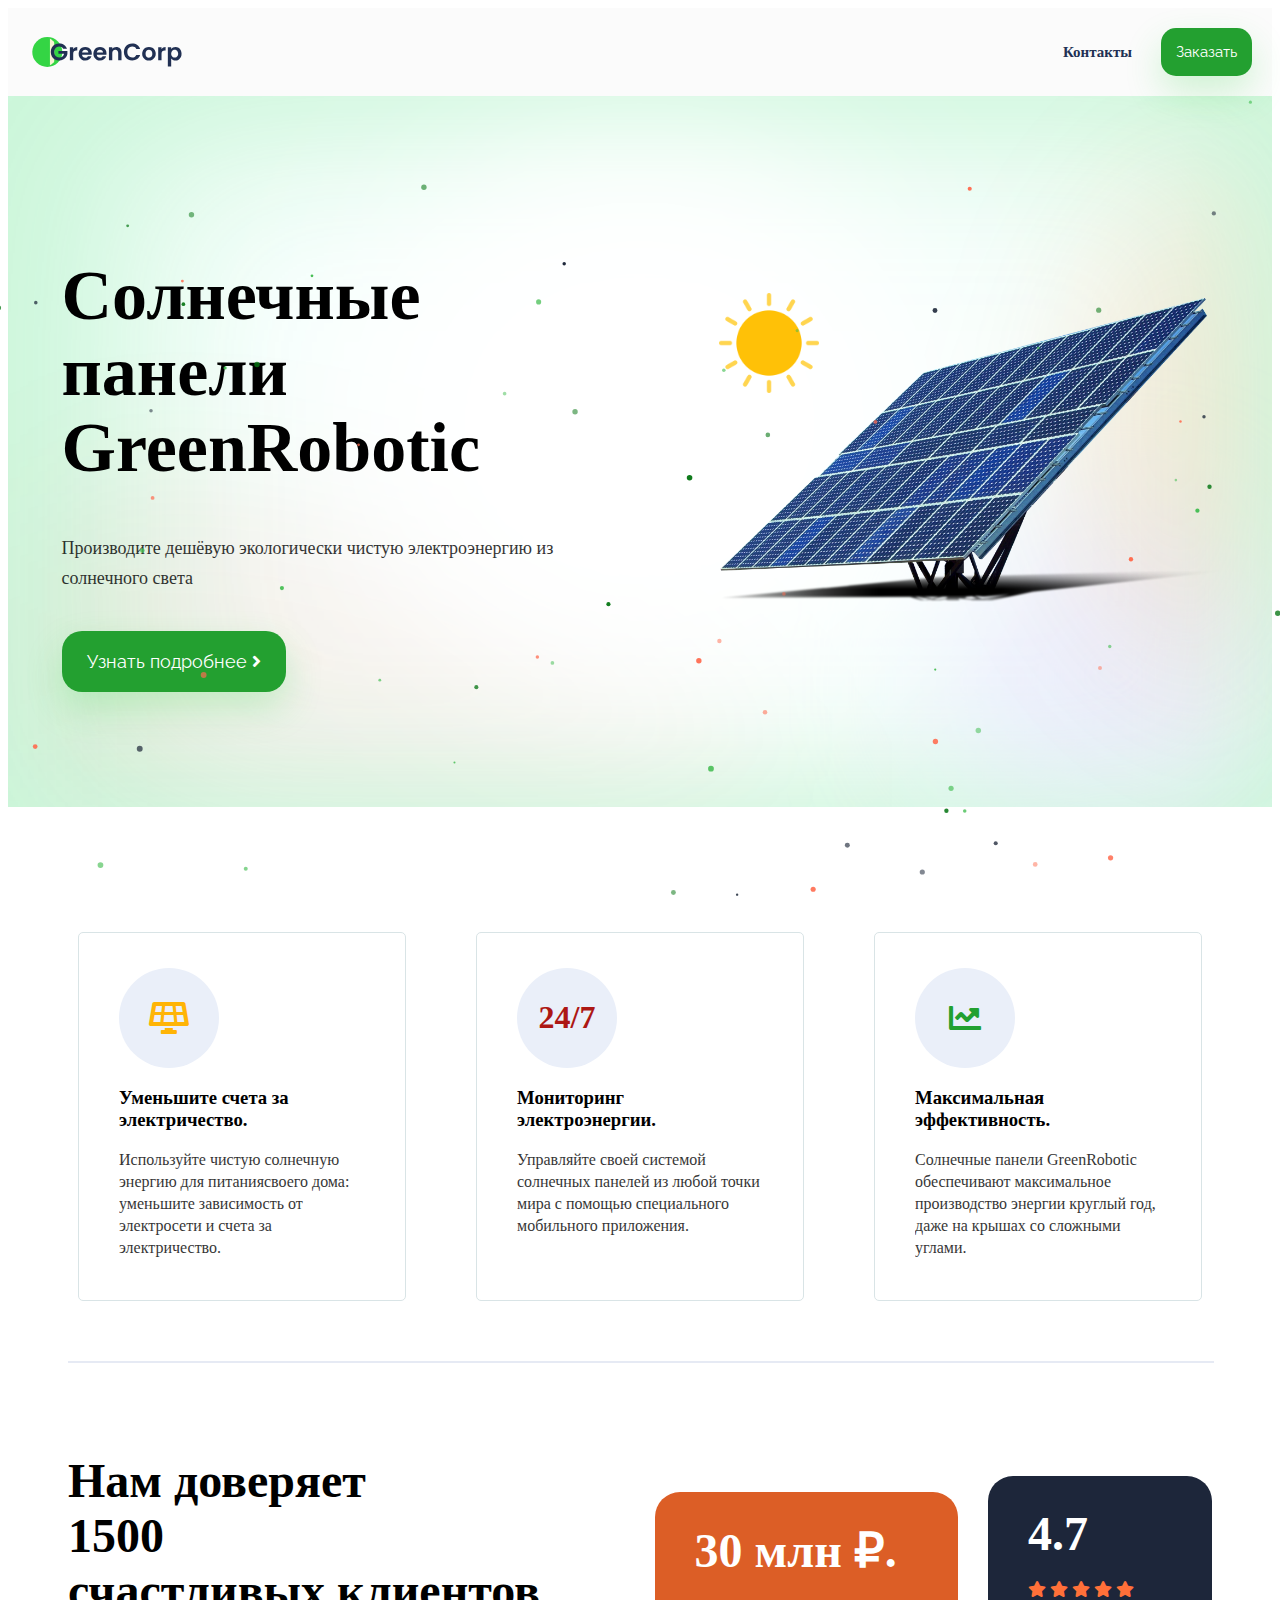
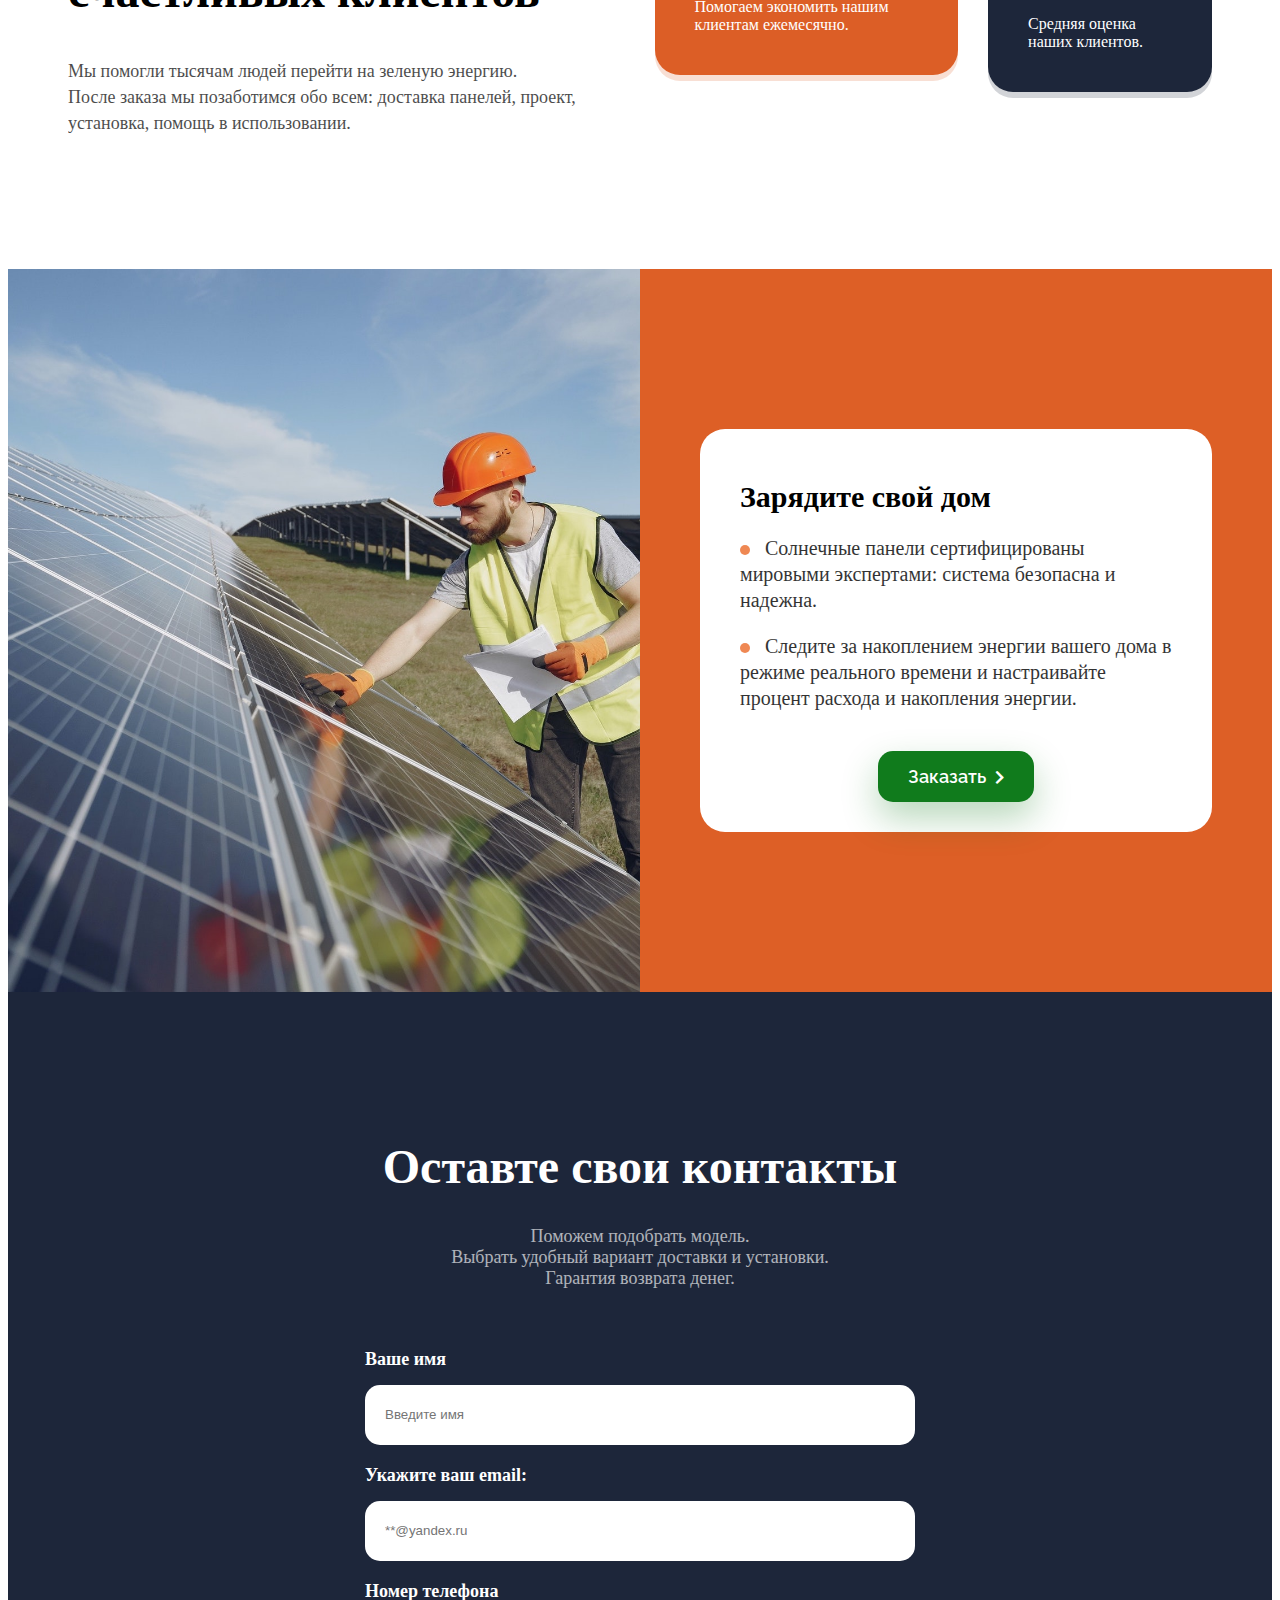
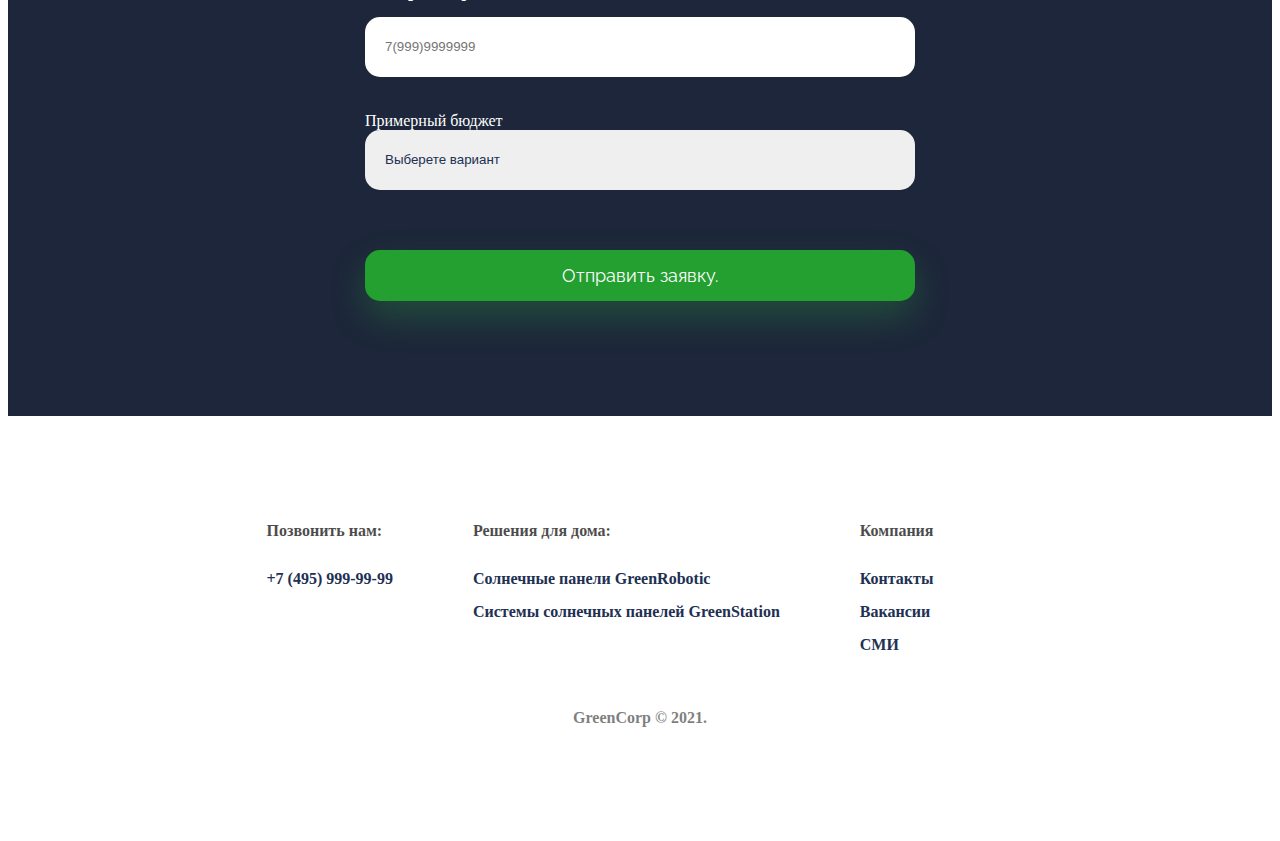
<file: index.html>
<!DOCTYPE html>
<html lang="en">

<head>
    <meta charset="UTF-8">
    <meta http-equiv="X-UA-Compatible" content="IE=edge">
    <meta name="viewport" content="width=device-width, initial-scale=1.0">
    <title>Солнечные батареи GreenCorp</title>
    <link rel="stylesheet" href="main.css">
    <link href="https://fonts.googleapis.com/css2?family=Raleway:wght@100;300;400;500;600;700;800&display=swap"
        rel="stylesheet">
    <link rel="stylesheet" href="https://cdnjs.cloudflare.com/ajax/libs/animate.css/4.1.1/animate.min.css" />
    <link rel="stylesheet" href="https://cdnjs.cloudflare.com/ajax/libs/font-awesome/5.15.4/css/all.min.css"
        integrity="sha512-1ycn6IcaQQ40/MKBW2W4Rhis/DbILU74C1vSrLJxCq57o941Ym01SwNsOMqvEBFlcgUa6xLiPY/NS5R+E6ztJQ=="
        crossorigin="anonymous" referrerpolicy="no-referrer">
    <link rel="stylesheet" href="https://cdnjs.cloudflare.com/ajax/libs/animate.css/4.1.1/animate.min.css" />

</head>


<body>
    <header>
        <img class="header__logo" src="img/logo.svg" alt="Logo GreenCorp" />
        <div class="header__controls">
            <a href="#contacts">Контакты</a>
            <button>Заказать</button>
        </div>
    </header>
    <section class="about">
        <div class="about__info">
            <h1 class="animate__animated animate__fadeInRight animate__slow">
                Солнечные панели GreenRobotic</h1>
            <p>Производите дешёвую экологически чистую электроэнергию из солнечного света</p>
            <button>Узнать подробнее <i class="fas fa-angle-right"></i></button>
        </div>
        <div class="about__images">
            <img class="about__sun-image" src="img/sun.png" alt="Image Sun" />
            <img class="about__image" src="img/solar-panel.png" alt="Image solar panel" />
        </div>
    </section>
    <section class="features" id="features">
        <div class="cards">
            <div class="card">
                <div class="card__logo panel">
                    <i class="fas fa-solar-panel"></i>
                </div>
                <h3>Уменьшите счета за электричество.</h3>
                <p> Используйте чистую солнечную энергию для питаниясвоего дома:
                    уменьшите зависимость от электросети и счета за электричество.
                </p>

            </div>

            <div class="card">
                <div class="card__logo monitor"> 24/7</div>

                <h3>Мониторинг электроэнергии.</h3>
                <p> Управляйте своей системой солнечных панелей из любой точки
                    мира с помощью специального мобильного приложения.</p>


            </div>
            <div class="card">
                <div class="card__logo effectivnost "><i class="fas fa-chart-line"></i></div>
                <h3>Максимальная эффективность.</h3>
                <p> Солнечные панели GreenRobotic обеспечивают максимальное производство
                    энергии круглый год, даже на крышах со сложными углами.</p>

            </div>
        </div>
        <div class="features__border"></div>
        <div class="features__feedback">
            <div class="features__feedback-left">
                <h2> Нам доверяет <br />
                    <div class="features__clients-count">5000+</div> счастливых клиентов
                </h2>
                <p>Мы помогли тысячам людей перейти на зеленую энергию.<br />
                    После заказа мы позаботимся обо всем: доставка панелей, проект,
                    установка, помощь в использовании.</p>
            </div>
            <div class="features__feedback-right">
                <div class="features__box features__savings-box">
                    <h3>30 млн ₽.</h3>
                    <p> Помогаем экономить нашим клиентам ежемесячно.</p>
                </div>
                <div class="features__box features__rate-box">
                    <h3>4.7</h3>
                    <p class="stars">
                        <i class="fas fa-star"></i>
                        <i class="fas fa-star"></i>
                        <i class="fas fa-star"></i>
                        <i class="fas fa-star"></i>
                        <i class="fas fa-star"></i>
                    </p>
                    <p>Средняя оценка наших клиентов.</p>
                </div>
            </div>
        </div>
    </section>

    <section class="promo">
        <div class="promo__image"></div>
        <div class="promo__right">
            <div class="promo__text">
                <h2>Зарядите свой дом</h2>
                <p>
                    Солнечные панели сертифицированы мировыми экспертами: система
                    безопасна и надежна.
                </p>
                <p>
                    Следите за накоплением энергии вашего дома в режиме реального
                    времени и настраивайте процент расхода и накопления энергии.
                </p>
                <div class="promo__button-wrap">
                    <button type="button">
                        Заказать <i class="fas fa-chevron-right"></i>
                    </button>
                </div>
            </div>
        </div>
    </section>



    <section class="form" id="form">
        <div class="form__container">
            <h1>Оставте свои контакты</h1>
            <p>Поможем подобрать модель.<br />
                Выбрать удобный вариант доставки и установки. <br />
                Гарантия возврата денег.</p>
            <form>
                <div class="form__group">
                    <label for="name">Ваше имя</label>
                    <input id="text" placeholder="Введите имя" id = "name" />
                </div>
                <div class="form__group">
                    <label for="email">Укажите ваш email: </label>
                    <input type="email" placeholder="**@yandex.ru" id="email">
                </div>
                <div class="form__group">
                    <label for="phone">Номер телефона </label>
                    <input type="phone" placeholder="7(999)9999999" id = "text">
                </div>
                <div class="form__group">
                    <label for="budget"></label>Примерный бюджет </label>
                    <select id="budget">
                        <option> Выберете вариант</option>
                        <option value="10-30">10 000-30 000p</option>
                        <option value="30-60">30 000-60 000p</option>
                        <option value="60-100">60 000-100 000p</option>
                        <option value="other"> Другое</option>
                   </select>
                    
                </div>

                <button type="submit" class=" form__submit ">Отправить заявку.</button>
            </form>
        </div>
    </section>




    <footer>

        <div class="footer__container">
            <div class="footer__group">
                <h3>Позвонить нам:</h3>
                <div class="footer__links">
                    <a href="tel:74959999999">+7 (495) 999-99-99</a>
                </div>
            </div>
            <div class="footer__group">
                <h3>Решения для дома:</h3>
                <div class="footer__links">
                    <a href="page2.html">Солнечные панели GreenRobotic</a>
                    <a href="page3.html">Системы солнечных панелей GreenStation</a>
                </div>
            </div>
            <div class="footer__group">
                <h3>Компания</h3>
                <div class="footer__links">
                    <a href="page4.html">Контакты</a>
                    <a href="page5.html">Вакансии</a>
                    <a href="page6.html">СМИ</a>
                </div>
            </div>
        </div>
        <div class="footer__copyright ">
            <p>GreenCorp © 2021.</p>
        </div>

    </footer>

    <canvas class="orb-canvas" id="orb-canvas"></canvas>
    <script src="js/canvas.js"></script>
    <script src="js/animations.js"></script>
    
</body>

</html>
</file>
<file: main.css>
.body {
  font-family: 'Raleway', sans-serif;
  color: #213053;
  margin: 0;
}

header {
  display: flex;
  justify-content: space-between;
  align-items: center;
  padding: 20px;
  background-color: #fbfbfb;
  position: sticky;
  top: 0;
  z-index: 1;
}

h1.animate__fadeInRight animate__slow {
  display: inline-block;
}

.header__logo {
  height: 30px;
}

a {
  text-decoration: none;
  color: #213053;

}

#contacts {
  display: flex;
  justify-content: end;
  align-items: flex-end;

}

header a {
  font-size: 15px;
  font-weight: 600;
  margin-right: 25px;

}

button {
  font-family: 'Raleway', sans—serif;
  font-size: 15px;
  color: #fff;
  background-color: #23a030;
  border: none;
  border-radius: 15px;
  cursor: pointer;
  box-shadow: 0 16px 36px rgb(52 213 68 / 22%);
  padding: 15px;
}

button:hover {
  background-color: #f6980c;
  box-shadow: 0 16px 36px rgba(246 152 12 / 20%);
  transition: background-color 0.2s ease-in;
}


.about__image {
  width: 500px;
}

.about__sun-image {
  animation-name: rotation;
  animation-duration: 10s;
  transform: rotate(360deg);
  animation-iteration-count: infinite;
  animation-timing-function: linear;
  position: absolute;
  width: 100px;
  height: 100px;
}

@keyframes rotation {
  0% {
    transform: rotate(0);
  }

  100% {
    transform: rotate(180deg);
  }
}


.about {
  display: flex;
  align-items: center;
  justify-content: space-around;
  padding-bottom: 115px;
  padding-top: 115px;
  background: url('img/back.png') no-repeat;
  background-position: center;
  background-size: cover;

}

.about h1 {
  font-size: 70px;
  line-height: 76px;
}


.about p {
  font-size: 18px;
  line-height: 30px;
  opacity: 0.8;
}

.about button {
  font-size: 18px;
  padding: 20px 25px;
  border-radius: 20px;
  margin-top: 20px;
}

.about__info {
  max-width: 550px;
}


/*карточки*/
.features {

  background-color: #fff;
  padding: 115px 60px;

}

.cards {
  display: grid;
  grid-gap: 50px;
  grid-template-columns: 1fr 1fr 1fr;
}

.card {
  padding: 35px 40px 25px 40px;
  margin: 10px 10px;
  border: solid 1px #d9e4e6;
  border-radius: 5px;
}

.card__logo {
  display: flex;
  justify-content: center;
  align-items: center;
  font-weight: 700;
  height: 100px;
  width: 100px;
  font-size: 32px;
  background: #eaeff9;
  border-radius: 50%;

}

.card p {
  font-size: 16px;
  line-height: 22px;
  opacity: 0.8;
}

.card__logo.panel {
  color: #ffb406;
}

.card__logo.monitor {
  color: #ad1714;
}

.card__logo.effectivnost {
  color: #22a030;
}


.features__border {
  width: 100%;
  margin-top: 50px;
  margin-bottom: 50px;
  border: 1px solid #e6eaf4;
}

.features__feedback {
  display: flex;
}

.features__feedback-left {
  margin-right: 10px;
}

.features__feedback-left h2 {
  font-size: 48px;
}

.features__feedback-left p {
  font-size: 18px;
  line-height: 26px;
  opacity: 0.7;
}

.features__box h3 {
  font-size: 48px;
  margin-top: 0;
  margin-bottom: 20px;
}


.features__feedback-right {
  display: flex;
  align-items: center;
}

.features__box {
  color: white;
  padding: 30px 40px 25px 40px;
  border-radius: 25px;
}

.features__savings-box {
  background-color: #dc5e26;
  margin-right: 30px;
  box-shadow: 0 6px 0 rgb(221 95 38 / 20%);
}

.features__rate-box {
  background-color: #1d263a;
  box-shadow: 0 6px 0 rgb(29 38 58 / 20%);
}

.stars {
  color: #ff7039;
}
@media (max-width: 720px) {
  .features {
    padding: 50px 10px;
  }
}
@media (max-width: 720px) {
  .cards {
    grid-template-columns: auto;
  }
}
/*promo*/
.promo__text {
  background-color: white;
  font-size: 20px;
  font-weight: 500;
  line-height: 26px;
  padding: 30px 40px;
  border-radius: 25px;
}

.promo__text p::before {
  display: inline-block;
  width: 10px;
  height: 10px;
  background-color: #ec6b29;
  content: "";
  margin-right: 10px;
  border-radius: 50%;
}

.promo__text p {
  opacity: 0.8;
}

.promo__button-wrap {
  display: flex;
  justify-content: center;
}

.promo__text button {
  font-weight: 600;
  font-size: 18px;
  background-color: #107b1c;
  margin-top: 20px;
  box-shadow: 0 16px 36px rgb(16 122 28 / 30%);
  padding: 15px 30px;
}

.promo__text button i {
  font-size: 15px;
  margin-left: 5px;
}


.promo {
  display: flex;
}

.promo__image {
  background-image: url(img/promo.jpg);
  background-size: cover;
  width: 50%;
  flex-shrink: 0;
  background-position: center;
}

.promo__right {
  background: #dd5f26;
  padding: 160px 60px;
}

@media (max-width: 720px) {
  .promo {
    flex-direction: column-reverse;
  }

  .promo__image {
    width: 100%;
    height: 500px;
  }

  .promo__right {
    padding: 50px 10px;
  }


}


/*формы*/
.form__container {
  width: 550px;
 /* border: #00cc22 solid 2px;*/
}

.form {
  display: flex;
  justify-content: center;
  align-items: center;
  background-color: #1d263a;
  color: #fff;
  padding-top: 115px;
  padding-bottom: 115px;
  text-align: center;
}

.form label {
  font-size: 18px;
  font-weight: 600;
  margin-bottom: 15px;
}

.form form {
  display: grid;
  grid-gap: 20px;
  margin-top: 60px;
}

.form h1 {
  font-size: 48px;
}

.form p {
  font-size: 18px;
  opacity: 0.65;
}

.form select {
  font: size 18px;
  color: #213053;
  height: 60px;
  padding: 0 20px;
  border-radius: 15px;
  border: none;
}

.form input {
  font: size 18px;
  color: #213053;
  height: 60px;
  padding: 0 20px;
  border-radius: 15px;
  border: none;
}



.form__group {
  display: flex;
  flex-direction: column;
  text-align: left;
}

.form__submit {
  font-size: 18px;
  font-weight: 600px;
  margin-top: 40px;
}

/*.form__submit {
  font-family: 'Raleway', sans—serif;
  color: #fff;
  background-color: #23a030;
  border: none;
  border-radius: 15px;
  cursor: pointer;
  box-shadow: 0 16px 36px rgb(52 213 68 / 22%);
  padding: 18px;
  font-size: 18px;
  font-weight: 600;
  padding-top: 40px;
}*/

select {
  appearance: none;
}

select {
  appearance: none;
}

input {
  outline: none;
}

footer {

  font-size: 16px;
  font-weight: 600;
  padding: 90px 20px;
}

.footer__container {
  display: flex;
  flex-direction: row;
  justify-content: center;
  /* border: #cc0044 solid 2px; */
}

.footer__group {
  margin-right: 80px;
  /* border: #3300cc solid 2px; */
}

.footer__group h3 {
  font-size: 16px;
  opacity: 0.7;
  margin-bottom: 30px;
  text-align: left;
}

.footer__links {
  display: flex;
  flex-direction: column;

  /* border: #18d3c3 solid 2px; */
}

.footer__links a {
  margin-bottom: 15px;
}

.footer__copyright {
  margin-top: 40px;
  opacity: 0.5;
  text-align: center;
  /* border: #efeb08 solid 2px; */
}
.about {
  position: relative;
}

.orb-canvas {
  position: absolute;
  top: 0;
  height: 100%;
  right: 0;
}
/* Мобильные устройства */
@media (max-width: 720px) {
  header {
    padding: 10px;
  }

  .header__logo {
    height: 20px;
  }

  header a {
    margin-right: 10px;
  }

  .about {
    flex-direction: column-reverse;
    padding: 50px 10px;
  }

  .about h1 {
    font-size: 36px;
    line-height: 40px;
  }

  .about__image {
    width: 280px;
  }

  .about__sun-image {
    width: 75px;
    height: 75px;
  }

  .features {
    background-color: #fff;
    padding: 50px 10px;
  }

  .form {
    padding: 50px 10px;
  }

  .form h1 {
    font-size: 36px;
  }

  footer {
    padding: 50px 10px;
  }

  .footer__container {
    flex-direction: column;
  }
}

/* Планшеты */
@media (max-width: 1024px) {
  .about {
    padding: 20px;
  }

  .about h1 {
    font-size: 36px;
    line-height: 40px;
  }

  .about__image {
    width: 280px;
  }

  .about__sun-image {
    width: 75px;
    height: 75px;
  }
}
</file>
